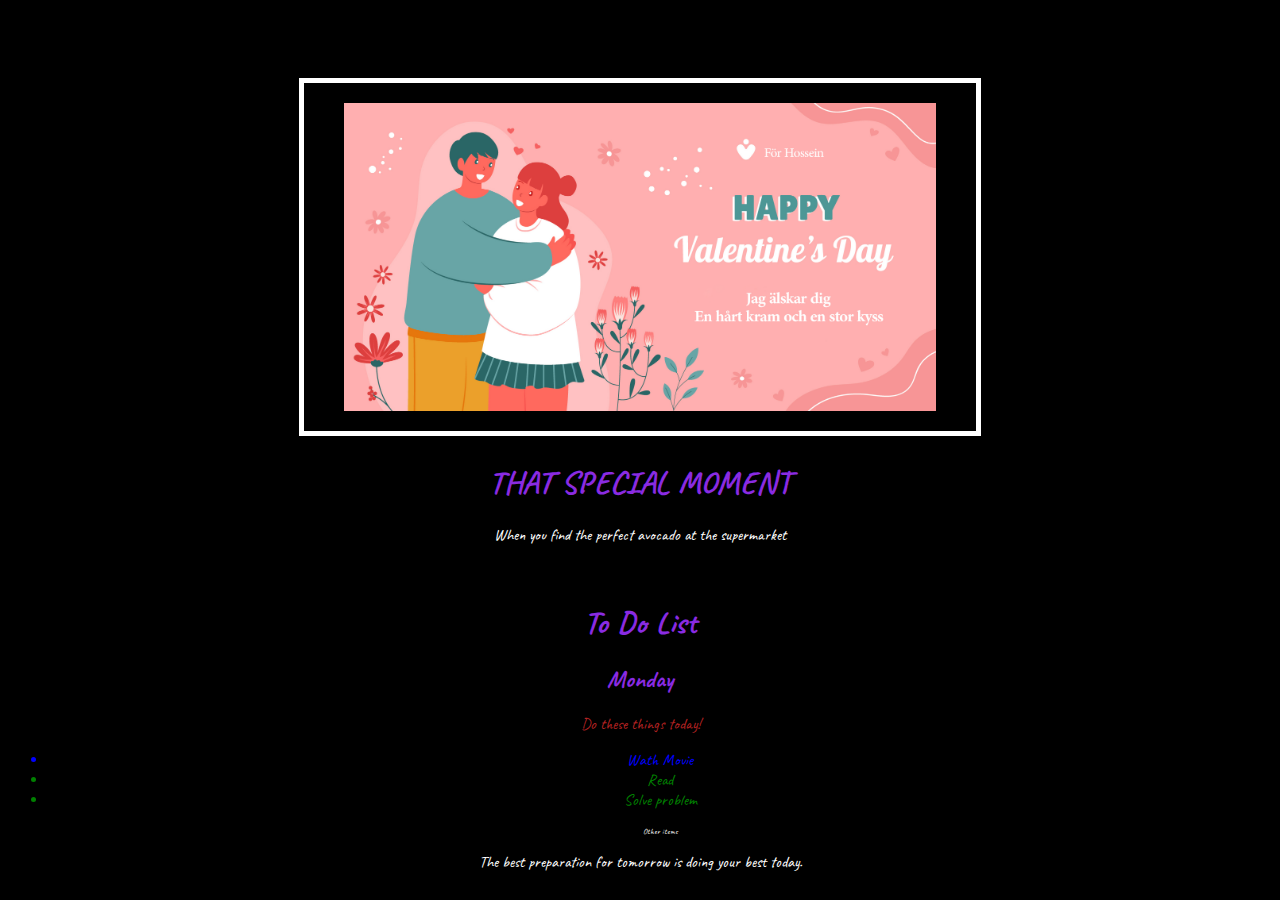
<file: index.html>
<!DOCTYPE html>
<html lang="en">
<head>
  <meta charset="UTF-8">
  <meta name="viewport" content="width=f, initial-scale=1.0">
  <title>kare bahal</title>
<link rel="stylesheet" href="solution.css">
  
<link rel="preconnect" href="https://fonts.googleapis.com">
<link rel="preconnect" href="https://fonts.gstatic.com" crossorigin>
<link href="https://fonts.googleapis.com/css2?family=Caveat:wght@400..700&display=swap" rel="stylesheet">
</head>
<body>
  <div class="pic">
    <img src="./assets/images/2023 valentine.jpg" alt="valentine" class="pic2"/>
  <h1>THAT SPECIAL MOMENT</h1>
  <p>When you find the perfect avocado at the supermarket</p>
</div>
<h1>To Do List</h1>
  <h2>Monday</h2>
  <div class="box">
    <p class="done">Do these things today!</p>
    <ul class="list">
      <li>Wath Movie</li>
      <li class="done">Read</li>
      <li class="done">Solve problem</li>
    </ul>
  </div>

  <ul>
    <p class="done">Other items</p>
  </ul>
  <p>The best preparation for tomorrow is doing your best today.</p>
</body>
</html>
</file>
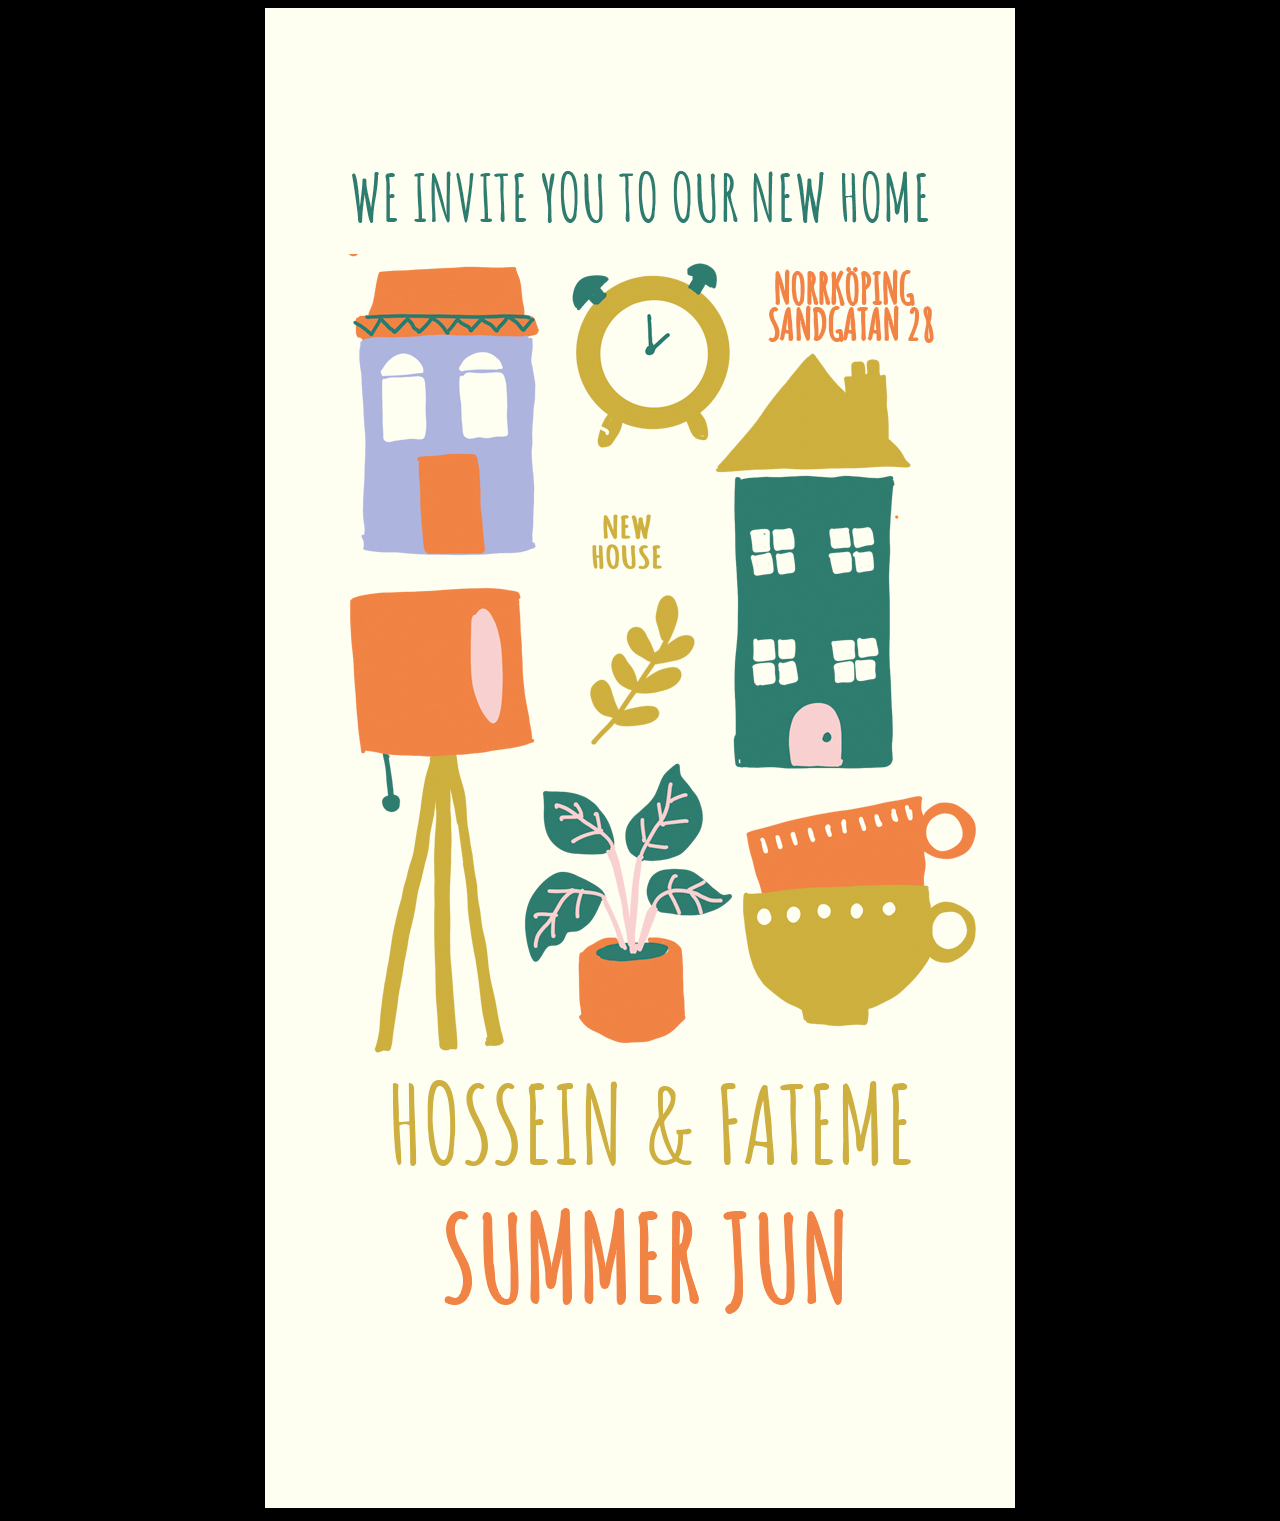
<file: card.html>
<!DOCTYPE html>
<html lang="en">
<head>
  <meta charset="UTF-8">
  <meta name="viewport" content="width=f, initial-scale=1.0">
  <title>kare bahal</title>
<link rel="stylesheet" href="solution.css">
  
<link rel="preconnect" href="https://fonts.googleapis.com">
<link rel="preconnect" href="https://fonts.gstatic.com" crossorigin>
<link href="https://fonts.googleapis.com/css2?family=Caveat:wght@400..700&display=swap" rel="stylesheet">
</head>
<body>
<img src="./assets/images/INVITATION.jpg" alt="invitation" />
</body>
</html>
</file>
<file: solution.css>
* {
background-color: black;
align-items: center;
font-family: "Caveat", cursive;
  font-optical-sizing: auto;
  text-align: center;
  font-style: normal;
}
h1 {
color: white;

}
p {
  color: white;
  
}
.pic {
  

  padding: 20px 40px;
  text-align: center;
 
  
}
.pic2 {
  border: 5px solid white;
  margin-top: 50px;
  padding: 20px 40px;
  width: 50%;
  
}
/* Group */
h1,
h2 {
  color: blueviolet;
}

/* Child */
.box > p {
  color: firebrick;
}

/* Descendent */
.box li {
  color: blue;
}

/* Chained */
li.done {
  color: green;
}

/* Multiple Combiners */
ul p.done {
  font-size: 0.5rem;
}
</file>
